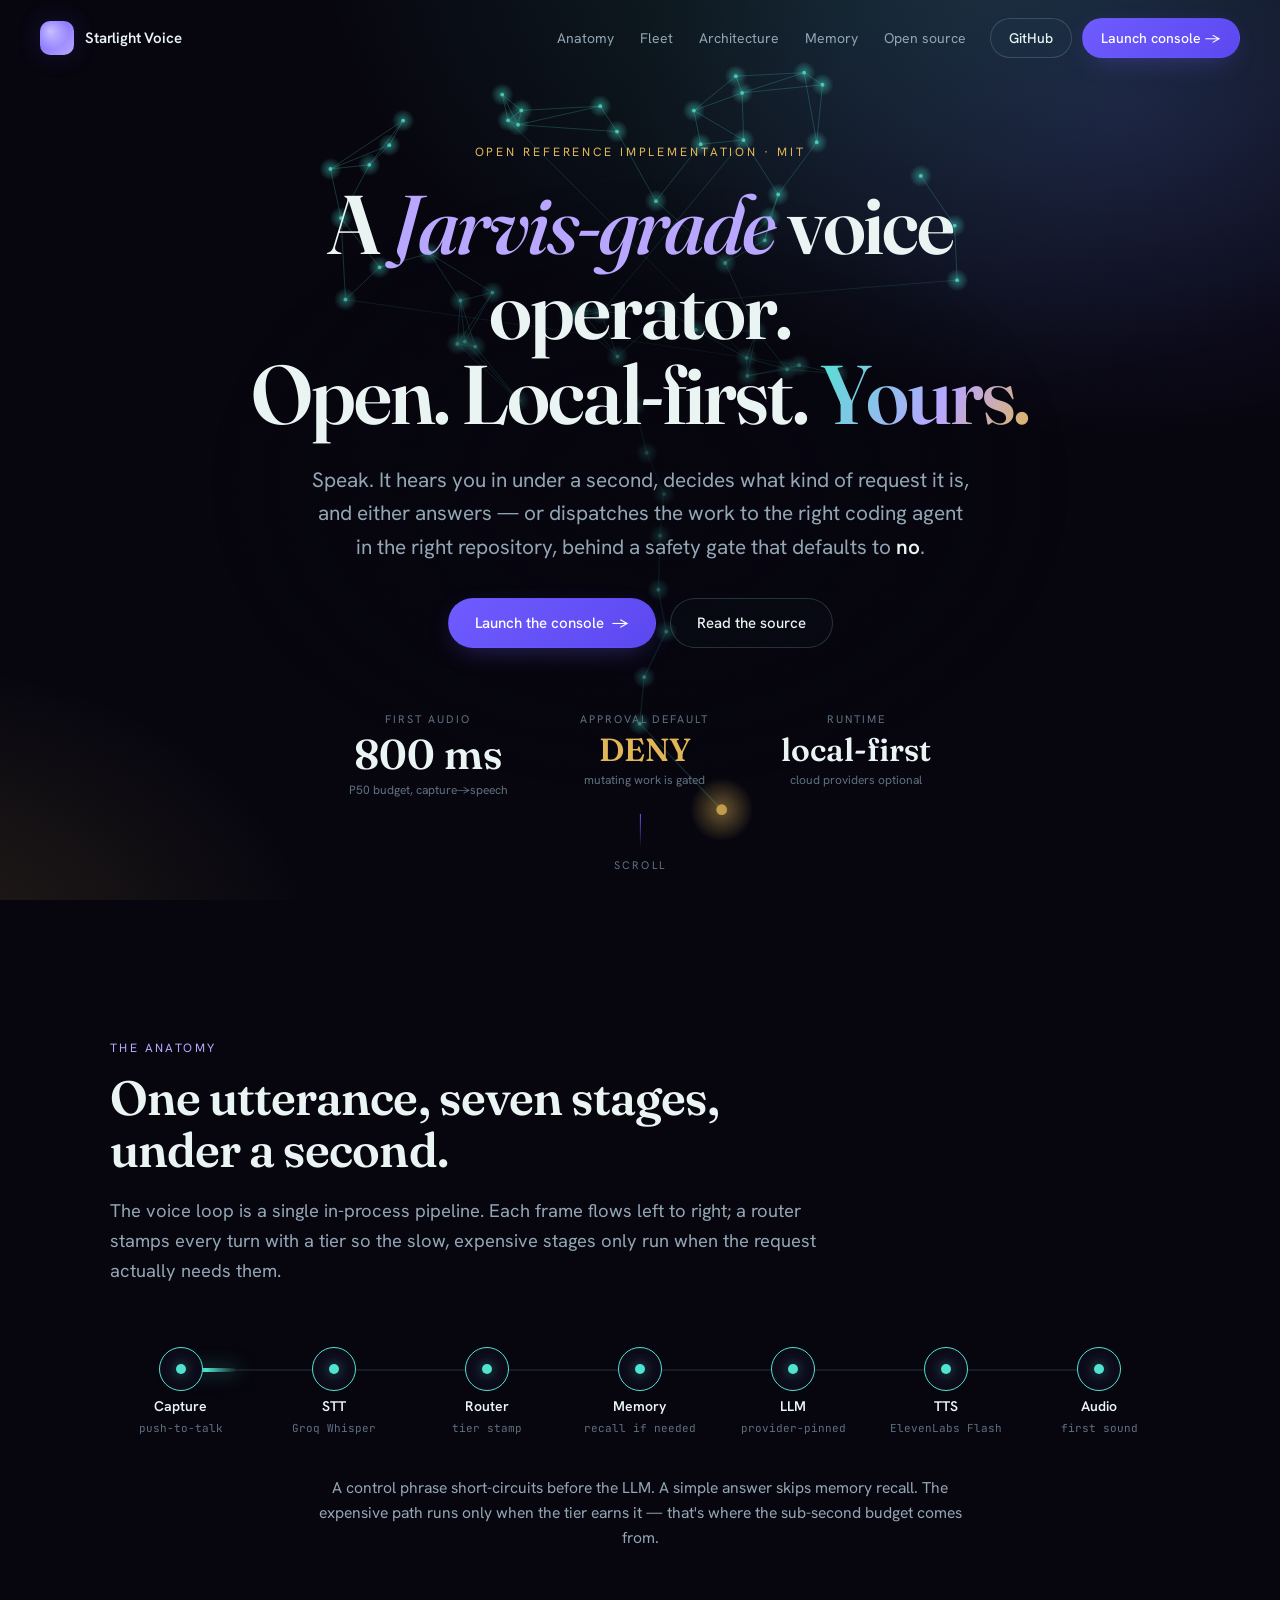
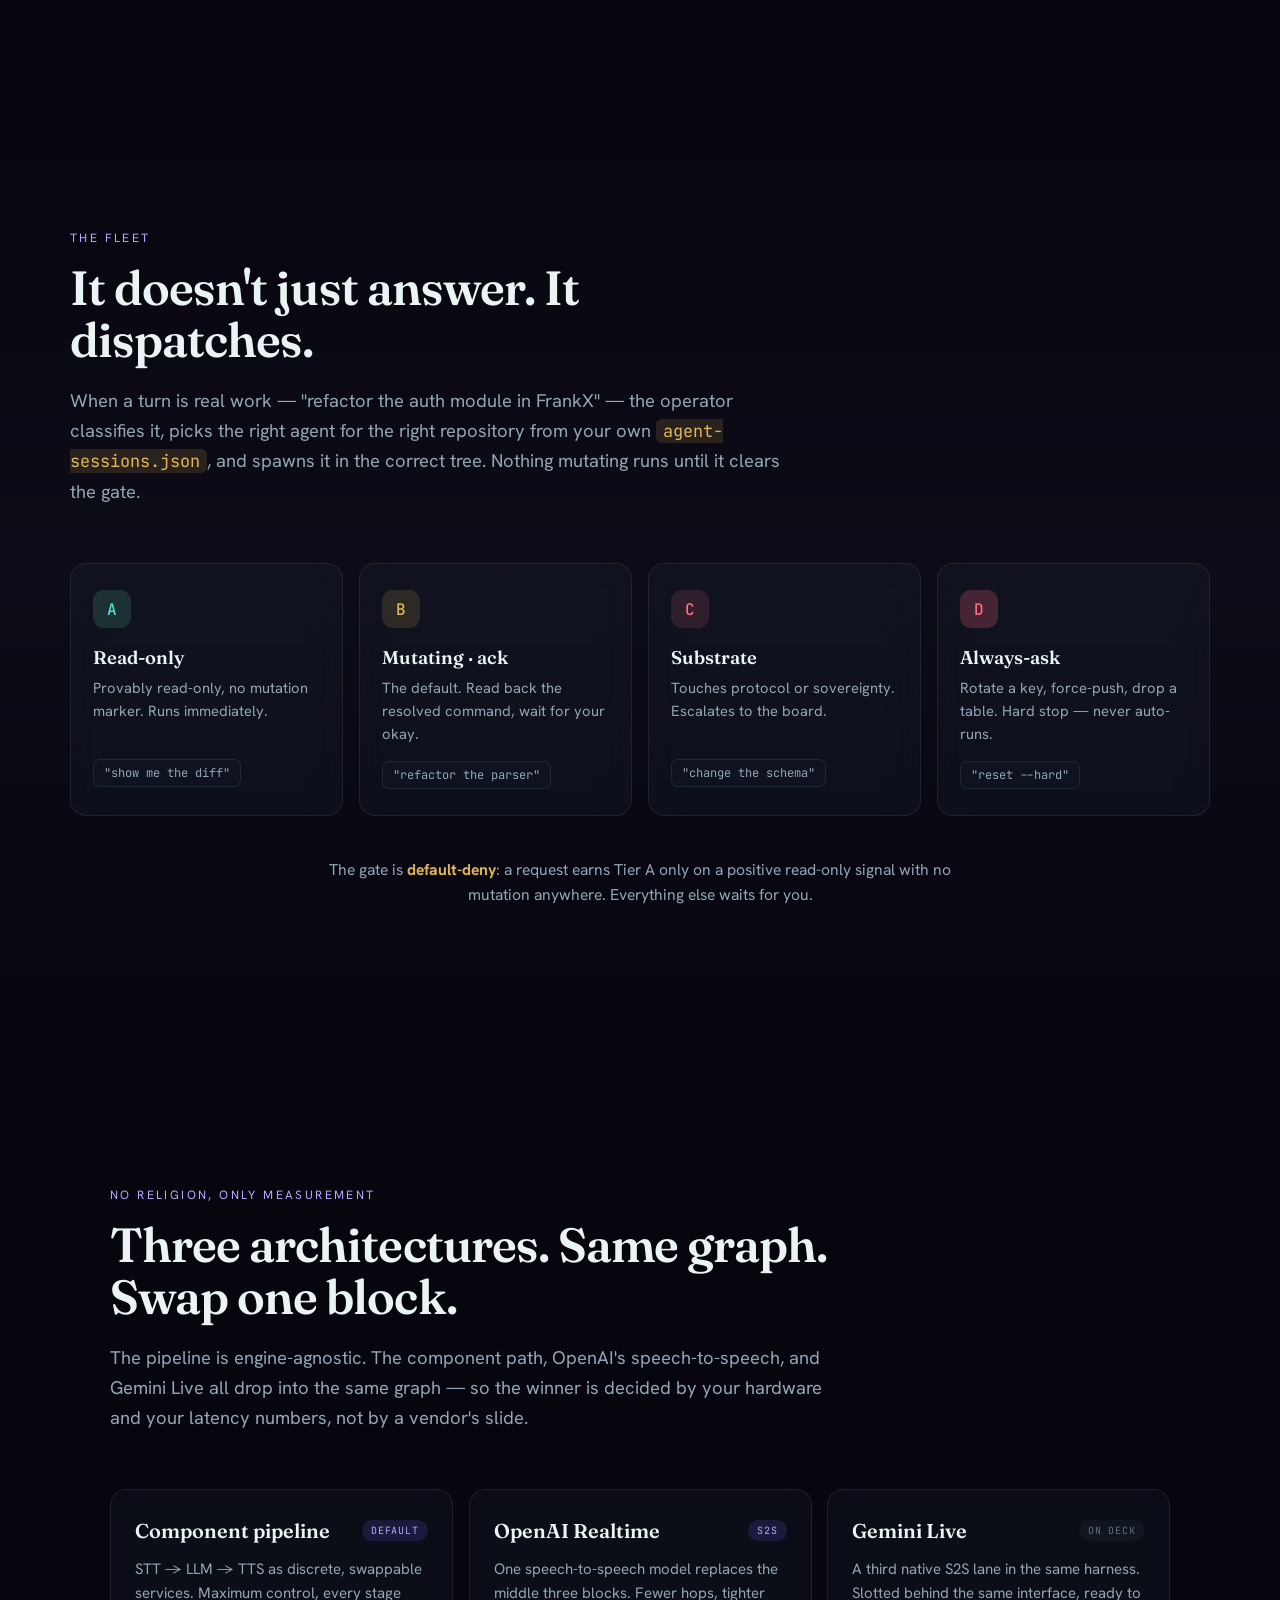
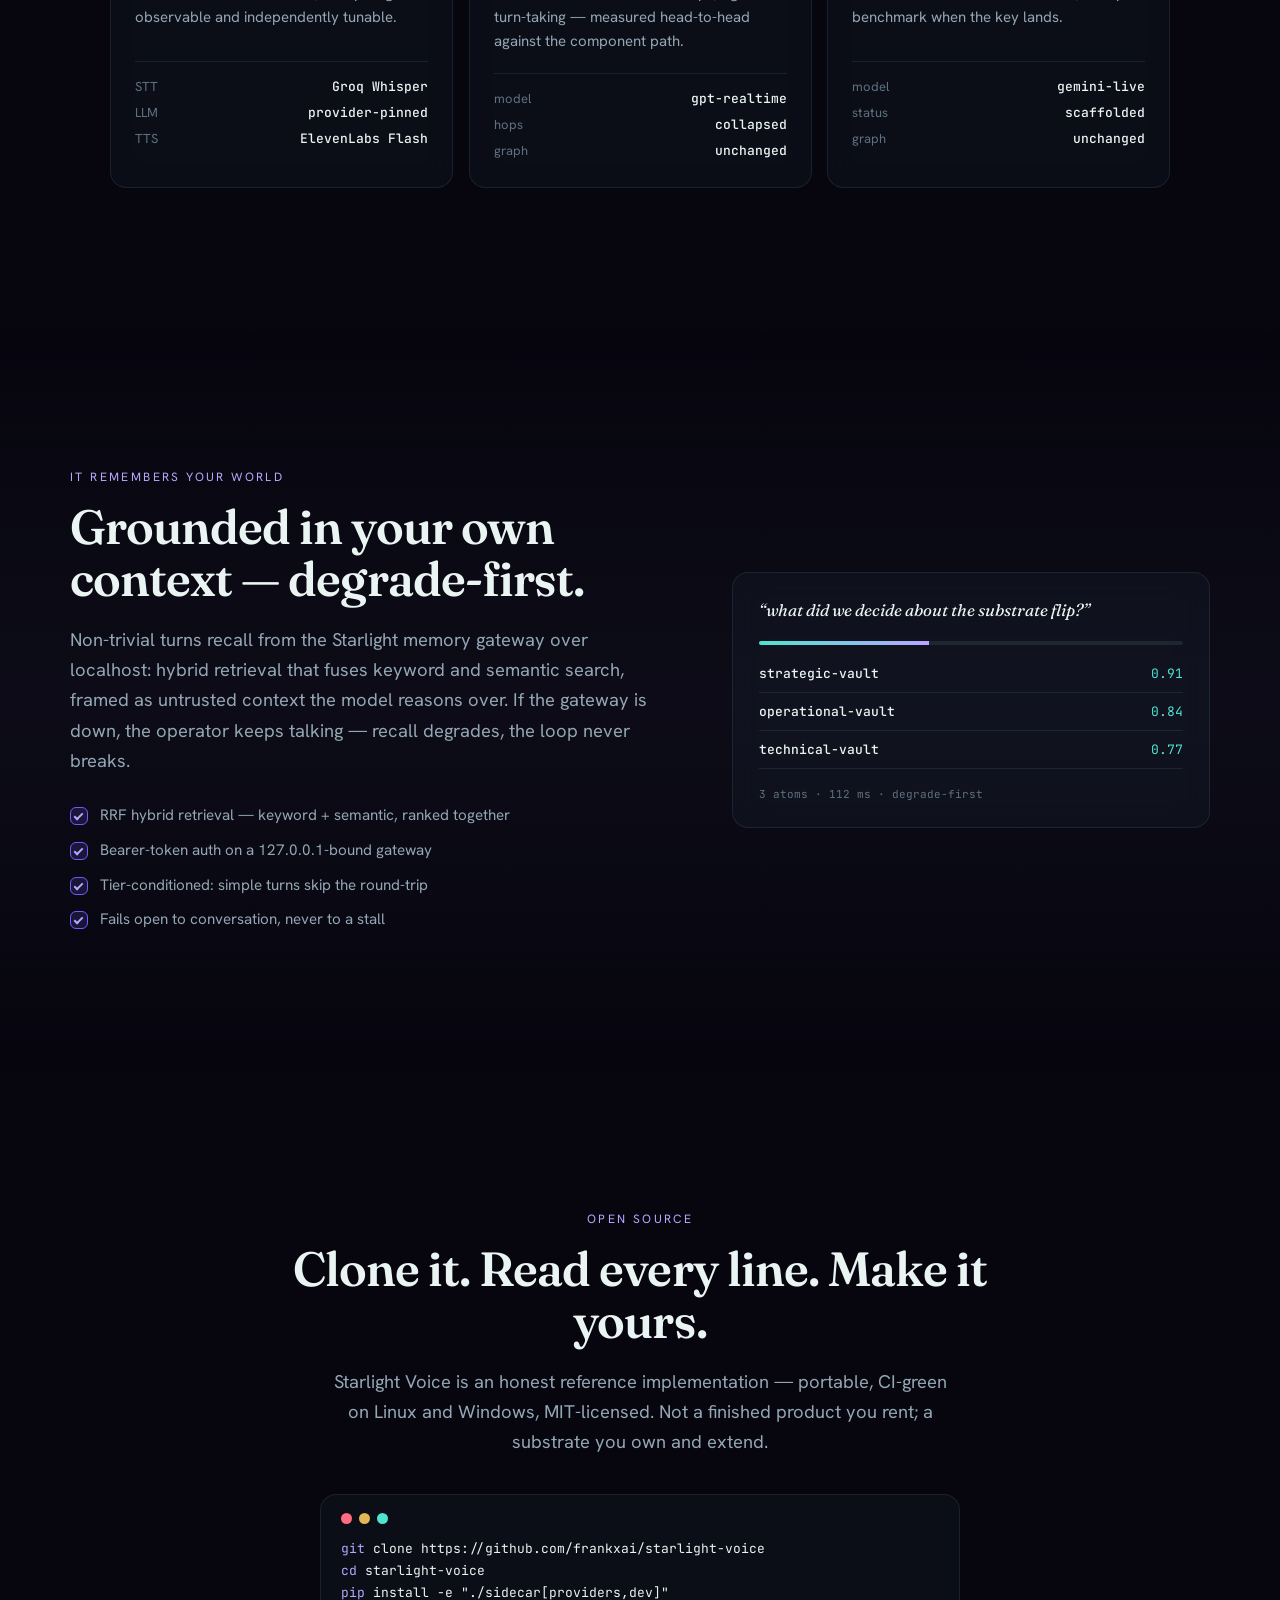
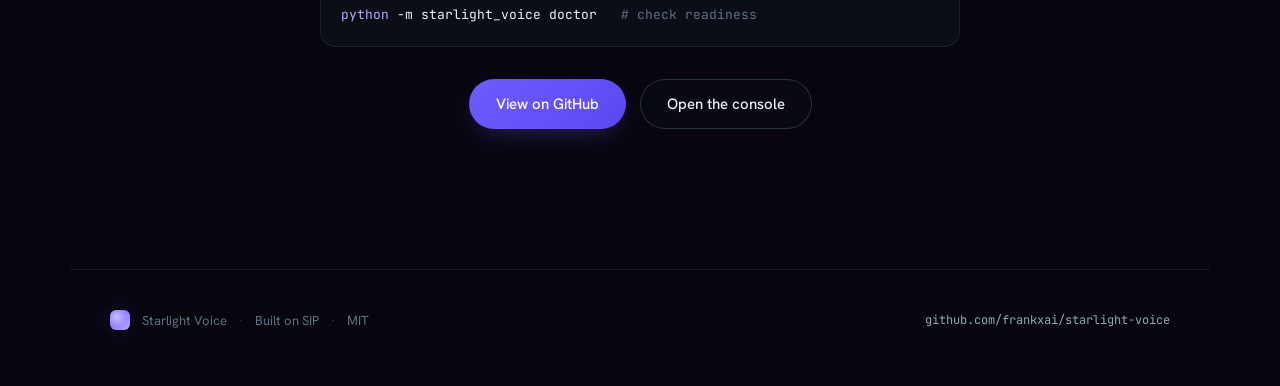
<file: site/index.html>
<!doctype html>
<html lang="en" class="no-js">
  <head>
    <meta charset="utf-8" />
    <meta name="viewport" content="width=device-width, initial-scale=1" />
    <title>Starlight Voice — a Jarvis-grade voice operator, open and yours</title>
    <meta
      name="description"
      content="Open reference implementation of a Jarvis-grade personal voice operator: low-latency voice loop, an approval-gated coding-agent fleet, and memory grounding — local-first, MIT-licensed."
    />
    <meta name="color-scheme" content="dark" />
    <link
      rel="icon"
      href="data:image/svg+xml,%3Csvg xmlns='http://www.w3.org/2000/svg' viewBox='0 0 32 32'%3E%3Crect width='32' height='32' rx='9' fill='%236e5cff'/%3E%3Ccircle cx='11' cy='11' r='6' fill='%23fff' opacity='.55'/%3E%3C/svg%3E"
    />
    <meta property="og:title" content="Starlight Voice" />
    <meta property="og:description" content="A Jarvis-grade voice operator — open, local-first, MIT." />
    <meta property="og:type" content="website" />

    <link rel="preconnect" href="https://fonts.googleapis.com" />
    <link rel="preconnect" href="https://fonts.gstatic.com" crossorigin />
    <link
      href="https://fonts.googleapis.com/css2?family=Fraunces:opsz,wght@9..144,400;9..144,500;9..144,600;9..144,700&family=Hanken+Grotesk:wght@400;500;600;700&family=JetBrains+Mono:wght@400;500&display=swap"
      rel="stylesheet"
    />
    <link rel="stylesheet" href="tokens.css" />
    <link rel="stylesheet" href="styles.css" />
  </head>
  <body>
    <!-- scroll progress current -->
    <div class="scroll-rail" aria-hidden="true"><span id="scrollFill"></span></div>

    <a class="skip" href="#anatomy">Skip to content</a>

    <!-- ───────────────────────── nav ───────────────────────── -->
    <header class="nav" id="nav">
      <a class="nav-brand" href="#top" aria-label="Starlight Voice home">
        <span class="sigil" aria-hidden="true"></span>
        <span class="nav-word">Starlight&nbsp;Voice</span>
      </a>
      <nav class="nav-links" aria-label="Primary">
        <a href="#anatomy">Anatomy</a>
        <a href="#fleet">Fleet</a>
        <a href="#bakeoff">Architecture</a>
        <a href="#memory">Memory</a>
        <a href="#open">Open source</a>
      </nav>
      <div class="nav-cta">
        <a class="btn btn-ghost" href="https://github.com/frankxai/starlight-voice">GitHub</a>
        <a class="btn btn-solid" href="/dashboard/cockpit.html">Launch console →</a>
      </div>
    </header>

    <main id="top">
      <!-- ─────────────────────── hero ─────────────────────── -->
      <section class="hero" aria-labelledby="heroH">
        <canvas class="hero-canvas" id="heroCanvas" aria-hidden="true"></canvas>
        <div class="hero-inner">
          <p class="eyebrow reveal">Open reference implementation · MIT</p>
          <h1 id="heroH" class="reveal">
            A <em>Jarvis-grade</em> voice operator.<br />
            Open. Local-first. <span class="grad">Yours.</span>
          </h1>
          <p class="lede reveal">
            Speak. It hears you in under a second, decides what kind of request it is,
            and either answers — or dispatches the work to the right coding agent in the
            right repository, behind a safety gate that defaults to <strong>no</strong>.
          </p>
          <div class="hero-actions reveal">
            <a class="btn btn-solid btn-lg" href="/dashboard/cockpit.html">
              Launch the console <span aria-hidden="true">→</span>
            </a>
            <a class="btn btn-ghost btn-lg" href="https://github.com/frankxai/starlight-voice">
              Read the source
            </a>
          </div>

          <dl class="hero-stats reveal" aria-label="Operating targets">
            <div>
              <dt>first audio</dt>
              <dd><span class="count" data-to="800" data-suffix=" ms">0 ms</span></dd>
              <dd class="stat-note">P50 budget, capture→speech</dd>
            </div>
            <div>
              <dt>approval default</dt>
              <dd class="mono stat-deny">DENY</dd>
              <dd class="stat-note">mutating work is gated</dd>
            </div>
            <div>
              <dt>runtime</dt>
              <dd class="mono">local-first</dd>
              <dd class="stat-note">cloud providers optional</dd>
            </div>
          </dl>
        </div>
        <div class="hero-scroll" aria-hidden="true"><span></span>scroll</div>
      </section>

      <!-- ────────────────── pipeline anatomy ────────────────── -->
      <section class="band" id="anatomy" aria-labelledby="anatomyH">
        <div class="band-head reveal">
          <p class="kicker">The anatomy</p>
          <h2 id="anatomyH">One utterance, seven stages, under a second.</h2>
          <p class="band-sub">
            The voice loop is a single in-process pipeline. Each frame flows left to
            right; a router stamps every turn with a tier so the slow, expensive stages
            only run when the request actually needs them.
          </p>
        </div>

        <ol class="pipeline reveal" id="pipeline" aria-label="Voice loop stages">
          <li class="stage" data-stage="1"><span class="dot"></span><b>Capture</b><i>push-to-talk</i></li>
          <li class="stage" data-stage="2"><span class="dot"></span><b>STT</b><i>Groq Whisper</i></li>
          <li class="stage" data-stage="3"><span class="dot"></span><b>Router</b><i>tier stamp</i></li>
          <li class="stage" data-stage="4"><span class="dot"></span><b>Memory</b><i>recall if needed</i></li>
          <li class="stage" data-stage="5"><span class="dot"></span><b>LLM</b><i>provider-pinned</i></li>
          <li class="stage" data-stage="6"><span class="dot"></span><b>TTS</b><i>ElevenLabs Flash</i></li>
          <li class="stage" data-stage="7"><span class="dot"></span><b>Audio</b><i>first sound</i></li>
        </ol>
        <p class="pipeline-note reveal">
          A control phrase short-circuits before the LLM. A simple answer skips memory
          recall. The expensive path runs only when the tier earns it — that's where the
          sub-second budget comes from.
        </p>
      </section>

      <!-- ─────────────────────── fleet ─────────────────────── -->
      <section class="band band-alt" id="fleet" aria-labelledby="fleetH">
        <div class="band-head reveal">
          <p class="kicker">The fleet</p>
          <h2 id="fleetH">It doesn't just answer. It dispatches.</h2>
          <p class="band-sub">
            When a turn is real work — "refactor the auth module in FrankX" — the operator
            classifies it, picks the right agent for the right repository from your own
            <code>agent-sessions.json</code>, and spawns it in the correct tree. Nothing
            mutating runs until it clears the gate.
          </p>
        </div>

        <div class="fleet-grid">
          <article class="glass tier-card reveal" data-tilt>
            <span class="tier-badge A">A</span>
            <h3>Read-only</h3>
            <p>Provably read-only, no mutation marker. Runs immediately.</p>
            <code>"show me the diff"</code>
          </article>
          <article class="glass tier-card reveal" data-tilt>
            <span class="tier-badge B">B</span>
            <h3>Mutating · ack</h3>
            <p>The default. Read back the resolved command, wait for your okay.</p>
            <code>"refactor the parser"</code>
          </article>
          <article class="glass tier-card reveal" data-tilt>
            <span class="tier-badge C">C</span>
            <h3>Substrate</h3>
            <p>Touches protocol or sovereignty. Escalates to the board.</p>
            <code>"change the schema"</code>
          </article>
          <article class="glass tier-card reveal" data-tilt>
            <span class="tier-badge D">D</span>
            <h3>Always-ask</h3>
            <p>Rotate a key, force-push, drop a table. Hard stop — never auto-runs.</p>
            <code>"reset --hard"</code>
          </article>
        </div>
        <p class="pipeline-note reveal">
          The gate is <strong>default-deny</strong>: a request earns Tier A only on a
          positive read-only signal with no mutation anywhere. Everything else waits for you.
        </p>
      </section>

      <!-- ───────────────── architecture bake-off ───────────────── -->
      <section class="band" id="bakeoff" aria-labelledby="bakeoffH">
        <div class="band-head reveal">
          <p class="kicker">No religion, only measurement</p>
          <h2 id="bakeoffH">Three architectures. Same graph. Swap one block.</h2>
          <p class="band-sub">
            The pipeline is engine-agnostic. The component path, OpenAI's speech-to-speech,
            and Gemini Live all drop into the same graph — so the winner is decided by your
            hardware and your latency numbers, not by a vendor's slide.
          </p>
        </div>

        <div class="lanes-grid">
          <article class="glass lane-card reveal" data-tilt>
            <header><h3>Component pipeline</h3><span class="lane-tag">default</span></header>
            <p>STT → LLM → TTS as discrete, swappable services. Maximum control, every
              stage observable and independently tunable.</p>
            <ul class="lane-spec">
              <li><span>STT</span><b>Groq Whisper</b></li>
              <li><span>LLM</span><b>provider-pinned</b></li>
              <li><span>TTS</span><b>ElevenLabs Flash</b></li>
            </ul>
          </article>
          <article class="glass lane-card reveal" data-tilt>
            <header><h3>OpenAI Realtime</h3><span class="lane-tag">S2S</span></header>
            <p>One speech-to-speech model replaces the middle three blocks. Fewer hops,
              tighter turn-taking — measured head-to-head against the component path.</p>
            <ul class="lane-spec">
              <li><span>model</span><b>gpt-realtime</b></li>
              <li><span>hops</span><b>collapsed</b></li>
              <li><span>graph</span><b>unchanged</b></li>
            </ul>
          </article>
          <article class="glass lane-card reveal" data-tilt>
            <header><h3>Gemini Live</h3><span class="lane-tag muted">on deck</span></header>
            <p>A third native S2S lane in the same harness. Slotted behind the same
              interface, ready to benchmark when the key lands.</p>
            <ul class="lane-spec">
              <li><span>model</span><b>gemini-live</b></li>
              <li><span>status</span><b>scaffolded</b></li>
              <li><span>graph</span><b>unchanged</b></li>
            </ul>
          </article>
        </div>
      </section>

      <!-- ─────────────────────── memory ─────────────────────── -->
      <section class="band band-alt" id="memory" aria-labelledby="memoryH">
        <div class="band-grid">
          <div class="band-head reveal">
            <p class="kicker">It remembers your world</p>
            <h2 id="memoryH">Grounded in your own context — degrade-first.</h2>
            <p class="band-sub">
              Non-trivial turns recall from the Starlight memory gateway over localhost:
              hybrid retrieval that fuses keyword and semantic search, framed as untrusted
              context the model reasons over. If the gateway is down, the operator keeps
              talking — recall degrades, the loop never breaks.
            </p>
            <ul class="check-list reveal">
              <li>RRF hybrid retrieval — keyword + semantic, ranked together</li>
              <li>Bearer-token auth on a 127.0.0.1-bound gateway</li>
              <li>Tier-conditioned: simple turns skip the round-trip</li>
              <li>Fails open to conversation, never to a stall</li>
            </ul>
          </div>
          <aside class="glass recall-demo reveal" aria-hidden="true">
            <div class="recall-q">“what did we decide about the substrate flip?”</div>
            <div class="recall-bar"><span></span></div>
            <ul class="recall-hits">
              <li><b>strategic-vault</b><i>0.91</i></li>
              <li><b>operational-vault</b><i>0.84</i></li>
              <li><b>technical-vault</b><i>0.77</i></li>
            </ul>
            <div class="recall-foot">3 atoms · 112 ms · degrade-first</div>
          </aside>
        </div>
      </section>

      <!-- ─────────────────────── open ─────────────────────── -->
      <section class="band cta-band" id="open" aria-labelledby="openH">
        <div class="cta-inner reveal">
          <p class="kicker">Open source</p>
          <h2 id="openH">Clone it. Read every line. Make it yours.</h2>
          <p class="band-sub center">
            Starlight Voice is an honest reference implementation — portable, CI-green on
            Linux and Windows, MIT-licensed. Not a finished product you rent; a substrate
            you own and extend.
          </p>
          <div class="code-block glass" role="figure" aria-label="Install commands">
            <span class="code-dots"><i></i><i></i><i></i></span>
            <pre><code><span class="c">git</span> clone https://github.com/frankxai/starlight-voice
<span class="c">cd</span> starlight-voice
<span class="c">pip</span> install -e "./sidecar[providers,dev]"
<span class="c">python</span> -m starlight_voice doctor   <span class="cm"># check readiness</span></code></pre>
          </div>
          <div class="hero-actions center">
            <a class="btn btn-solid btn-lg" href="https://github.com/frankxai/starlight-voice">View on GitHub</a>
            <a class="btn btn-ghost btn-lg" href="/dashboard/cockpit.html">Open the console</a>
          </div>
        </div>
      </section>
    </main>

    <footer class="site-foot">
      <span class="sigil sm" aria-hidden="true"></span>
      <span>Starlight Voice</span>
      <span class="sep" aria-hidden="true">·</span>
      <span>Built on SIP</span>
      <span class="sep" aria-hidden="true">·</span>
      <span>MIT</span>
      <span class="foot-spring"></span>
      <a href="https://github.com/frankxai/starlight-voice">github.com/frankxai/starlight-voice</a>
    </footer>

    <script src="neural.js" defer></script>
    <script src="motion.js" defer></script>
  </body>
</html>
</file>
<file: site/tokens.css>
/* ============================================================================
   Starlight Voice — "Bioluminescent Neural" design tokens (SINGLE SOURCE OF TRUTH)
   Imported by BOTH the public landing site (site/) and the live operator
   console (dashboard/cockpit.css). Edit here, both surfaces stay in character.

   The metaphor is a brain firing in the dark: living-tissue darks, bioluminescent
   teal synapses at rest, the Voltage spark kept as the current, synaptic gold when
   a node fires. Type pairs Fraunces (display) with Hanken Grotesk (warm body).

   Synapse  #4fe3d0  — the resting network, nodes + axons
   Voltage  #6e5cff  — the spark / action / live current
   Fire     #e0b656  — a synapse firing, attention, the rule that holds
   ========================================================================== */
:root {
  /* — the living network — */
  --synapse: #4fe3d0;
  --synapse-2: #7ef0e2;
  --synapse-soft: rgba(79, 227, 208, 0.16);
  --synapse-glow: rgba(79, 227, 208, 0.5);

  /* — the spark (kept from Vellum & Voltage) — */
  --voltage: #6e5cff;
  --voltage-2: #b9a6ff;
  --voltage-soft: rgba(110, 92, 255, 0.16);
  --voltage-glow: rgba(110, 92, 255, 0.45);

  /* — firing / attention — */
  --fire: #e0b656;
  --doctrine: #e0b656; /* alias kept so existing rules don't break */
  --fire-soft: rgba(224, 182, 86, 0.14);
  --doctrine-soft: rgba(224, 182, 86, 0.14);

  /* — ink + living ground — */
  --ink: #eaf4f2;
  --ink-dim: #93a6b4;
  --ink-faint: #5f7180;
  --bg: #07060f;
  --bg-2: #0d0b1a;
  --bg-3: #161327;

  /* — state — */
  --ok: #4fe3d0;
  --warn: #e0b656;
  --stop: #ff6b81;

  /* — glass (cooler, tissue-lit) — */
  --glass: rgba(120, 200, 220, 0.04);
  --glass-2: rgba(120, 200, 220, 0.02);
  --glass-line: rgba(150, 220, 230, 0.1);
  --glass-line-bright: rgba(150, 220, 230, 0.2);

  /* — type — */
  --display: "Fraunces", Georgia, serif;
  --text: "Hanken Grotesk", system-ui, -apple-system, sans-serif;
  --mono: "JetBrains Mono", ui-monospace, "SF Mono", monospace;

  /* — radius / depth — */
  --radius: 16px;
  --radius-lg: 24px;
  --radius-sm: 10px;
  --shadow: 0 24px 60px -24px rgba(0, 0, 0, 0.8);
  --shadow-glow: 0 0 40px -8px var(--synapse-glow);

  /* — motion — */
  --ease-out: cubic-bezier(0.16, 1, 0.3, 1);
  --ease-in-out: cubic-bezier(0.65, 0, 0.35, 1);
  --dur-fast: 0.18s;
  --dur: 0.34s;
  --dur-slow: 0.7s;

  /* — rhythm — */
  --maxw: 1140px;
  --gap: 16px;
}

*,
*::before,
*::after {
  box-sizing: border-box;
}

/* Shared focus ring — visible, on-brand, never removed for keyboard users. */
:where(a, button, [tabindex]):focus-visible {
  outline: 2px solid var(--synapse);
  outline-offset: 3px;
  border-radius: 4px;
}

/* The single reusable surface primitive both surfaces share. */
.glass {
  background: var(--glass);
  border: 1px solid var(--glass-line);
  border-radius: var(--radius);
  backdrop-filter: blur(14px);
  -webkit-backdrop-filter: blur(14px);
}

@media (prefers-reduced-motion: reduce) {
  *,
  *::before,
  *::after {
    animation-duration: 0.001ms !important;
    animation-iteration-count: 1 !important;
    transition-duration: 0.001ms !important;
    scroll-behavior: auto !important;
  }
}
</file>
<file: site/styles.css>
/* ============================================================================
   Starlight Voice — landing site. Consumes site/tokens.css.
   Motion hooks: .reveal (scroll-in), [data-tilt] (pointer tilt), .count (count-up).
   Everything degrades: no-JS shows all content; reduced-motion stills it.
   ========================================================================== */

html {
  scroll-behavior: smooth;
}
body {
  margin: 0;
  font-family: var(--text);
  color: var(--ink);
  background: var(--bg);
  -webkit-font-smoothing: antialiased;
  text-rendering: optimizeLegibility;
  overflow-x: hidden;
}

/* layered atmosphere behind everything — bioluminescence in the dark */
body::before {
  content: "";
  position: fixed;
  inset: 0;
  z-index: -2;
  background:
    radial-gradient(1100px 760px at 75% -6%, var(--synapse-soft), transparent 58%),
    radial-gradient(900px 600px at 88% 12%, var(--voltage-soft), transparent 55%),
    radial-gradient(800px 560px at -8% 106%, var(--fire-soft), transparent 52%),
    var(--bg);
}
/* fine grain so the dark never looks flat (the "vellum") */
body::after {
  content: "";
  position: fixed;
  inset: 0;
  z-index: -1;
  opacity: 0.5;
  pointer-events: none;
  background-image: radial-gradient(rgba(255, 255, 255, 0.025) 1px, transparent 1px);
  background-size: 3px 3px;
}

img,
canvas {
  display: block;
  max-width: 100%;
}
a {
  color: inherit;
  text-decoration: none;
}
code,
.mono {
  font-family: var(--mono);
}

.skip {
  position: absolute;
  left: -999px;
  top: 8px;
  z-index: 100;
  padding: 10px 16px;
  background: var(--voltage);
  color: #fff;
  border-radius: 8px;
}
.skip:focus {
  left: 16px;
}

/* ───────────────────────── scroll rail ───────────────────────── */
.scroll-rail {
  position: fixed;
  top: 0;
  left: 0;
  right: 0;
  height: 3px;
  z-index: 60;
  background: transparent;
}
.scroll-rail span {
  display: block;
  height: 100%;
  width: 0;
  background: linear-gradient(90deg, var(--synapse), var(--voltage-2));
  box-shadow: 0 0 16px var(--synapse-glow);
  transition: width 0.08s linear;
}

/* ───────────────────────── sigil ───────────────────────── */
.sigil {
  width: 34px;
  height: 34px;
  border-radius: 10px;
  background: linear-gradient(135deg, var(--voltage), var(--voltage-2));
  box-shadow: 0 0 26px var(--voltage-soft);
  flex: none;
  position: relative;
}
.sigil::after {
  content: "";
  position: absolute;
  inset: 0;
  border-radius: inherit;
  background: radial-gradient(circle at 30% 30%, rgba(255, 255, 255, 0.55), transparent 55%);
}
.sigil.sm {
  width: 20px;
  height: 20px;
  border-radius: 6px;
}

/* ───────────────────────── nav ───────────────────────── */
.nav {
  position: fixed;
  top: 0;
  left: 0;
  right: 0;
  z-index: 50;
  display: flex;
  align-items: center;
  gap: 24px;
  padding: 18px clamp(16px, 4vw, 40px);
  transition: padding var(--dur) var(--ease-out), background var(--dur) var(--ease-out),
    border-color var(--dur) var(--ease-out), backdrop-filter var(--dur) var(--ease-out);
  border-bottom: 1px solid transparent;
}
.nav.scrolled {
  padding-top: 12px;
  padding-bottom: 12px;
  background: rgba(11, 10, 20, 0.72);
  border-bottom-color: var(--glass-line);
  backdrop-filter: blur(16px);
  -webkit-backdrop-filter: blur(16px);
}
.nav-brand {
  display: flex;
  align-items: center;
  gap: 11px;
  font-weight: 600;
  letter-spacing: -0.01em;
}
.nav-word {
  font-size: 15px;
}
.nav-links {
  display: flex;
  gap: 26px;
  margin-left: auto;
  font-size: 14px;
  color: var(--ink-dim);
}
.nav-links a {
  position: relative;
  transition: color var(--dur-fast);
}
.nav-links a::after {
  content: "";
  position: absolute;
  left: 0;
  bottom: -5px;
  width: 0;
  height: 1.5px;
  background: var(--synapse);
  transition: width var(--dur) var(--ease-out);
}
.nav-links a:hover {
  color: var(--ink);
}
.nav-links a:hover::after {
  width: 100%;
}
.nav-cta {
  display: flex;
  gap: 10px;
}

/* ───────────────────────── buttons ───────────────────────── */
.btn {
  display: inline-flex;
  align-items: center;
  gap: 8px;
  font-size: 14px;
  font-weight: 500;
  padding: 10px 18px;
  border-radius: 999px;
  border: 1px solid transparent;
  cursor: pointer;
  transition: transform var(--dur-fast) var(--ease-out), box-shadow var(--dur) var(--ease-out),
    background var(--dur-fast), border-color var(--dur-fast);
  white-space: nowrap;
}
.btn-lg {
  font-size: 15px;
  padding: 14px 26px;
}
.btn-solid {
  background: linear-gradient(135deg, var(--voltage), #5b48f0);
  color: #fff;
  box-shadow: 0 8px 28px -10px var(--voltage-glow);
}
.btn-solid:hover {
  transform: translateY(-2px);
  box-shadow: 0 14px 38px -10px var(--voltage-glow);
}
.btn-ghost {
  border-color: var(--glass-line-bright);
  color: var(--ink);
  background: var(--glass-2);
}
.btn-ghost:hover {
  border-color: var(--voltage);
  transform: translateY(-2px);
}

/* ───────────────────────── hero ───────────────────────── */
.hero {
  position: relative;
  min-height: 100vh;
  display: grid;
  place-items: center;
  padding: 120px clamp(16px, 5vw, 40px) 80px;
  overflow: hidden;
}
.hero-canvas {
  position: absolute;
  inset: 0;
  width: 100%;
  height: 100%;
  z-index: 0;
  opacity: 0.9;
}
.hero-inner {
  position: relative;
  z-index: 1;
  max-width: 920px;
  text-align: center;
}
/* readability scrim — darkens the network directly behind the copy, lets the
   brain glow through at the edges */
.hero-inner::before {
  content: "";
  position: absolute;
  inset: -6% -4%;
  z-index: -1;
  background: radial-gradient(54% 52% at 50% 52%, rgba(7, 6, 15, 0.72), rgba(7, 6, 15, 0.34) 60%, transparent 80%);
  pointer-events: none;
}
.eyebrow {
  font-size: 12px;
  letter-spacing: 0.24em;
  text-transform: uppercase;
  color: var(--doctrine);
  margin: 0 0 22px;
}
.hero h1 {
  font-family: var(--display);
  font-weight: 600;
  font-size: clamp(2.6rem, 7vw, 5.2rem);
  line-height: 1.02;
  letter-spacing: -0.025em;
  margin: 0 0 26px;
}
.hero h1 em {
  font-style: italic;
  font-weight: 500;
  color: var(--voltage-2);
}
.grad {
  background: linear-gradient(120deg, var(--synapse), var(--voltage-2) 60%, var(--fire) 100%);
  -webkit-background-clip: text;
  background-clip: text;
  color: transparent;
}
.lede {
  font-size: clamp(1.05rem, 1.8vw, 1.3rem);
  line-height: 1.6;
  color: var(--ink-dim);
  max-width: 660px;
  margin: 0 auto 36px;
}
.lede strong {
  color: var(--ink);
  font-weight: 600;
}
.hero-actions {
  display: flex;
  gap: 14px;
  justify-content: center;
  flex-wrap: wrap;
}
.hero-actions.center {
  margin-top: 32px;
}

.hero-stats {
  display: flex;
  justify-content: center;
  gap: clamp(28px, 6vw, 72px);
  margin: 64px auto 0;
  flex-wrap: wrap;
}
.hero-stats dt {
  font-size: 11px;
  letter-spacing: 0.18em;
  text-transform: uppercase;
  color: var(--ink-faint);
  margin-bottom: 8px;
}
.hero-stats dd {
  margin: 0;
  font-family: var(--display);
  font-size: clamp(1.8rem, 3.4vw, 2.6rem);
  font-weight: 600;
  line-height: 1;
}
.hero-stats .stat-note {
  font-family: var(--text);
  font-size: 12px;
  font-weight: 400;
  color: var(--ink-faint);
  margin-top: 8px;
}
.hero-stats .mono {
  font-size: clamp(1.4rem, 2.6vw, 2rem);
}
.stat-deny {
  color: var(--doctrine);
}

.hero-scroll {
  position: absolute;
  bottom: 28px;
  left: 50%;
  transform: translateX(-50%);
  font-size: 11px;
  letter-spacing: 0.2em;
  text-transform: uppercase;
  color: var(--ink-faint);
  display: flex;
  flex-direction: column;
  align-items: center;
  gap: 10px;
  z-index: 1;
}
.hero-scroll span {
  width: 1px;
  height: 34px;
  background: linear-gradient(var(--voltage), transparent);
  animation: scrolldrop 2.2s var(--ease-in-out) infinite;
}
@keyframes scrolldrop {
  0% { transform: scaleY(0); transform-origin: top; }
  40% { transform: scaleY(1); transform-origin: top; }
  60% { transform: scaleY(1); transform-origin: bottom; }
  100% { transform: scaleY(0); transform-origin: bottom; }
}

/* ───────────────────────── bands ───────────────────────── */
.band {
  position: relative;
  padding: clamp(72px, 11vw, 140px) clamp(16px, 5vw, 40px);
  max-width: var(--maxw);
  margin: 0 auto;
}
.band-alt {
  max-width: none;
  margin: 0;
  padding-left: max(16px, calc(50vw - var(--maxw) / 2));
  padding-right: max(16px, calc(50vw - var(--maxw) / 2));
  background: linear-gradient(180deg, transparent, rgba(18, 17, 31, 0.55), transparent);
}
.band-head {
  max-width: 720px;
  margin-bottom: 56px;
}
.kicker {
  font-size: 12px;
  letter-spacing: 0.2em;
  text-transform: uppercase;
  color: var(--voltage-2);
  margin: 0 0 16px;
}
.band h2 {
  font-family: var(--display);
  font-weight: 600;
  font-size: clamp(1.8rem, 4vw, 3rem);
  line-height: 1.08;
  letter-spacing: -0.02em;
  margin: 0 0 20px;
}
.band-sub {
  font-size: clamp(1rem, 1.5vw, 1.15rem);
  line-height: 1.65;
  color: var(--ink-dim);
  margin: 0;
}
.band-sub.center {
  text-align: center;
  margin: 0 auto;
  max-width: 620px;
}
.band-sub code {
  color: var(--doctrine);
  font-size: 0.92em;
  background: var(--doctrine-soft);
  padding: 1px 7px;
  border-radius: 6px;
}

/* ───────────────────────── pipeline ───────────────────────── */
.pipeline {
  list-style: none;
  margin: 0;
  padding: 0;
  display: grid;
  grid-template-columns: repeat(7, 1fr);
  gap: 12px;
  position: relative;
}
.pipeline::before {
  content: "";
  position: absolute;
  top: 26px;
  left: 6%;
  right: 6%;
  height: 2px;
  background: var(--glass-line);
  z-index: 0;
}
/* the travelling pulse, revealed when the section animates in */
.pipeline.lit::after {
  content: "";
  position: absolute;
  top: 25px;
  left: 6%;
  width: 64px;
  height: 4px;
  border-radius: 4px;
  background: linear-gradient(90deg, transparent, var(--synapse), transparent);
  box-shadow: 0 0 18px var(--synapse-glow);
  animation: flow 3.4s var(--ease-in-out) infinite;
  z-index: 1;
}
@keyframes flow {
  0% { left: 4%; opacity: 0; }
  10% { opacity: 1; }
  90% { opacity: 1; }
  100% { left: 88%; opacity: 0; }
}
.stage {
  position: relative;
  z-index: 2;
  display: flex;
  flex-direction: column;
  align-items: center;
  text-align: center;
  gap: 6px;
  padding-top: 4px;
}
.stage .dot {
  width: 44px;
  height: 44px;
  border-radius: 50%;
  background: var(--bg-2);
  border: 1.5px solid var(--glass-line-bright);
  display: grid;
  place-items: center;
  transition: border-color var(--dur), box-shadow var(--dur), transform var(--dur);
}
.stage .dot::before {
  content: "";
  width: 10px;
  height: 10px;
  border-radius: 50%;
  background: var(--ink-faint);
  transition: background var(--dur), box-shadow var(--dur);
}
.pipeline.lit .stage .dot {
  border-color: var(--synapse);
}
.pipeline.lit .stage .dot::before {
  background: var(--synapse);
  box-shadow: 0 0 12px var(--synapse-glow);
}
.stage b {
  font-size: 14px;
  font-weight: 600;
}
.stage i {
  font-style: normal;
  font-size: 11px;
  color: var(--ink-faint);
  font-family: var(--mono);
}
.pipeline-note {
  margin: 40px auto 0;
  max-width: 680px;
  text-align: center;
  color: var(--ink-dim);
  font-size: 0.98rem;
  line-height: 1.6;
}
.pipeline-note strong {
  color: var(--doctrine);
}

/* ───────────────────────── fleet ───────────────────────── */
.fleet-grid {
  display: grid;
  grid-template-columns: repeat(4, 1fr);
  gap: var(--gap);
}
.tier-card {
  padding: 26px 22px;
  position: relative;
  transition: transform var(--dur) var(--ease-out), border-color var(--dur), box-shadow var(--dur);
  transform-style: preserve-3d;
}
.tier-card:hover {
  border-color: var(--glass-line-bright);
  box-shadow: var(--shadow);
}
.tier-badge {
  display: grid;
  place-items: center;
  width: 38px;
  height: 38px;
  border-radius: 11px;
  font-family: var(--mono);
  font-weight: 500;
  font-size: 16px;
  margin-bottom: 18px;
}
.tier-badge.A { background: rgba(90, 209, 155, 0.16); color: var(--ok); }
.tier-badge.B { background: var(--doctrine-soft); color: var(--doctrine); }
.tier-badge.C { background: rgba(255, 107, 129, 0.13); color: var(--stop); }
.tier-badge.D { background: rgba(255, 107, 129, 0.22); color: var(--stop); }
.tier-card h3 {
  font-family: var(--display);
  font-weight: 600;
  font-size: 1.15rem;
  margin: 0 0 8px;
}
.tier-card p {
  color: var(--ink-dim);
  font-size: 0.92rem;
  line-height: 1.55;
  margin: 0 0 16px;
  min-height: 66px;
}
.tier-card code {
  font-size: 12px;
  color: var(--ink-dim);
  background: var(--glass-2);
  border: 1px solid var(--glass-line);
  padding: 5px 10px;
  border-radius: 7px;
  display: inline-block;
}

/* ───────────────────────── lanes ───────────────────────── */
.lanes-grid {
  display: grid;
  grid-template-columns: repeat(3, 1fr);
  gap: var(--gap);
}
.lane-card {
  padding: 28px 24px;
  transition: transform var(--dur) var(--ease-out), border-color var(--dur), box-shadow var(--dur);
}
.lane-card:hover {
  border-color: var(--glass-line-bright);
  box-shadow: var(--shadow);
}
.lane-card header {
  display: flex;
  align-items: center;
  justify-content: space-between;
  margin-bottom: 14px;
}
.lane-card h3 {
  font-family: var(--display);
  font-weight: 600;
  font-size: 1.25rem;
  margin: 0;
}
.lane-tag {
  font-family: var(--mono);
  font-size: 10px;
  letter-spacing: 0.08em;
  text-transform: uppercase;
  padding: 4px 9px;
  border-radius: 999px;
  background: var(--voltage-soft);
  color: var(--voltage-2);
}
.lane-tag.muted {
  background: var(--glass);
  color: var(--ink-faint);
}
.lane-card p {
  color: var(--ink-dim);
  font-size: 0.94rem;
  line-height: 1.6;
  margin: 0 0 20px;
  min-height: 84px;
}
.lane-spec {
  list-style: none;
  margin: 0;
  padding: 16px 0 0;
  border-top: 1px solid var(--glass-line);
  display: grid;
  gap: 9px;
}
.lane-spec li {
  display: flex;
  justify-content: space-between;
  font-size: 13px;
}
.lane-spec span {
  color: var(--ink-faint);
}
.lane-spec b {
  font-family: var(--mono);
  font-weight: 500;
  color: var(--ink);
}

/* ───────────────────────── memory ───────────────────────── */
.band-grid {
  display: grid;
  grid-template-columns: 1.1fr 0.9fr;
  gap: clamp(32px, 6vw, 80px);
  align-items: center;
}
.band-grid .band-head {
  margin-bottom: 0;
}
.check-list {
  list-style: none;
  margin: 28px 0 0;
  padding: 0;
  display: grid;
  gap: 12px;
}
.check-list li {
  position: relative;
  padding-left: 30px;
  color: var(--ink-dim);
  font-size: 0.95rem;
  line-height: 1.5;
}
.check-list li::before {
  content: "";
  position: absolute;
  left: 0;
  top: 3px;
  width: 18px;
  height: 18px;
  border-radius: 6px;
  background: var(--voltage-soft);
  border: 1px solid var(--voltage);
}
.check-list li::after {
  content: "";
  position: absolute;
  left: 6px;
  top: 7px;
  width: 5px;
  height: 9px;
  border: solid var(--voltage-2);
  border-width: 0 2px 2px 0;
  transform: rotate(45deg);
}
.recall-demo {
  padding: 26px;
}
.recall-q {
  font-family: var(--display);
  font-style: italic;
  font-size: 1.05rem;
  color: var(--ink);
  margin-bottom: 18px;
  line-height: 1.4;
}
.recall-bar {
  height: 4px;
  border-radius: 4px;
  background: var(--glass-line);
  overflow: hidden;
  margin-bottom: 20px;
}
.recall-bar span {
  display: block;
  height: 100%;
  width: 40%;
  background: linear-gradient(90deg, var(--synapse), var(--voltage-2));
  animation: scan 2.6s var(--ease-in-out) infinite;
}
@keyframes scan {
  0% { transform: translateX(-100%); }
  100% { transform: translateX(350%); }
}
.recall-hits {
  list-style: none;
  margin: 0 0 18px;
  padding: 0;
  display: grid;
  gap: 10px;
}
.recall-hits li {
  display: flex;
  justify-content: space-between;
  align-items: center;
  font-family: var(--mono);
  font-size: 13px;
  padding-bottom: 10px;
  border-bottom: 1px solid var(--glass-line);
}
.recall-hits b {
  font-weight: 500;
  color: var(--ink);
}
.recall-hits i {
  font-style: normal;
  color: var(--ok);
}
.recall-foot {
  font-family: var(--mono);
  font-size: 11px;
  color: var(--ink-faint);
}

/* ───────────────────────── cta / open ───────────────────────── */
.cta-band {
  text-align: center;
}
.cta-inner {
  max-width: 760px;
  margin: 0 auto;
}
.cta-inner .kicker {
  color: var(--voltage-2);
}
.code-block {
  text-align: left;
  margin: 36px auto 0;
  max-width: 640px;
  padding: 18px 20px 20px;
  position: relative;
}
.code-dots {
  display: flex;
  gap: 7px;
  margin-bottom: 14px;
}
.code-dots i {
  width: 11px;
  height: 11px;
  border-radius: 50%;
  background: var(--glass-line-bright);
}
.code-dots i:first-child { background: var(--stop); }
.code-dots i:nth-child(2) { background: var(--doctrine); }
.code-dots i:last-child { background: var(--ok); }
.code-block pre {
  margin: 0;
  overflow-x: auto;
}
.code-block code {
  font-family: var(--mono);
  font-size: 13px;
  line-height: 1.7;
  color: var(--ink);
}
.code-block .c { color: var(--voltage-2); }
.code-block .cm { color: var(--ink-faint); }

/* ───────────────────────── footer ───────────────────────── */
.site-foot {
  display: flex;
  align-items: center;
  gap: 12px;
  flex-wrap: wrap;
  max-width: var(--maxw);
  margin: 0 auto;
  padding: 40px clamp(16px, 5vw, 40px) 56px;
  border-top: 1px solid var(--glass-line);
  color: var(--ink-faint);
  font-size: 13px;
}
.site-foot a {
  color: var(--ink-dim);
  font-family: var(--mono);
  font-size: 12px;
}
.site-foot a:hover {
  color: var(--voltage-2);
}
.sep {
  color: var(--ink-faint);
  opacity: 0.5;
}
.foot-spring {
  flex: 1;
}

/* ───────────────────────── reveal motion ───────────────────────── */
.reveal {
  opacity: 0;
  transform: translateY(26px);
  transition: opacity var(--dur-slow) var(--ease-out), transform var(--dur-slow) var(--ease-out);
  will-change: opacity, transform;
}
.reveal.in {
  opacity: 1;
  transform: none;
}
/* stagger children of a revealed group */
.reveal.in.stagger > * {
  animation: rise var(--dur-slow) var(--ease-out) backwards;
}

/* no-JS / reduced-motion safety: never hide content */
.no-js .reveal,
.reveal.force-in {
  opacity: 1;
  transform: none;
}
@media (prefers-reduced-motion: reduce) {
  .reveal {
    opacity: 1;
    transform: none;
  }
  .hero-canvas {
    display: none;
  }
}

/* ───────────────────────── responsive ───────────────────────── */
@media (max-width: 920px) {
  .nav-links {
    display: none;
  }
  .band-grid {
    grid-template-columns: 1fr;
  }
  .fleet-grid {
    grid-template-columns: repeat(2, 1fr);
  }
  .lanes-grid {
    grid-template-columns: 1fr;
  }
  .pipeline {
    grid-template-columns: repeat(2, 1fr);
    gap: 22px 12px;
  }
  .pipeline::before,
  .pipeline.lit::after {
    display: none;
  }
}
@media (max-width: 540px) {
  .nav-cta .btn-ghost {
    display: none;
  }
  .fleet-grid {
    grid-template-columns: 1fr;
  }
  .hero-stats {
    gap: 28px;
  }
}
</file>
